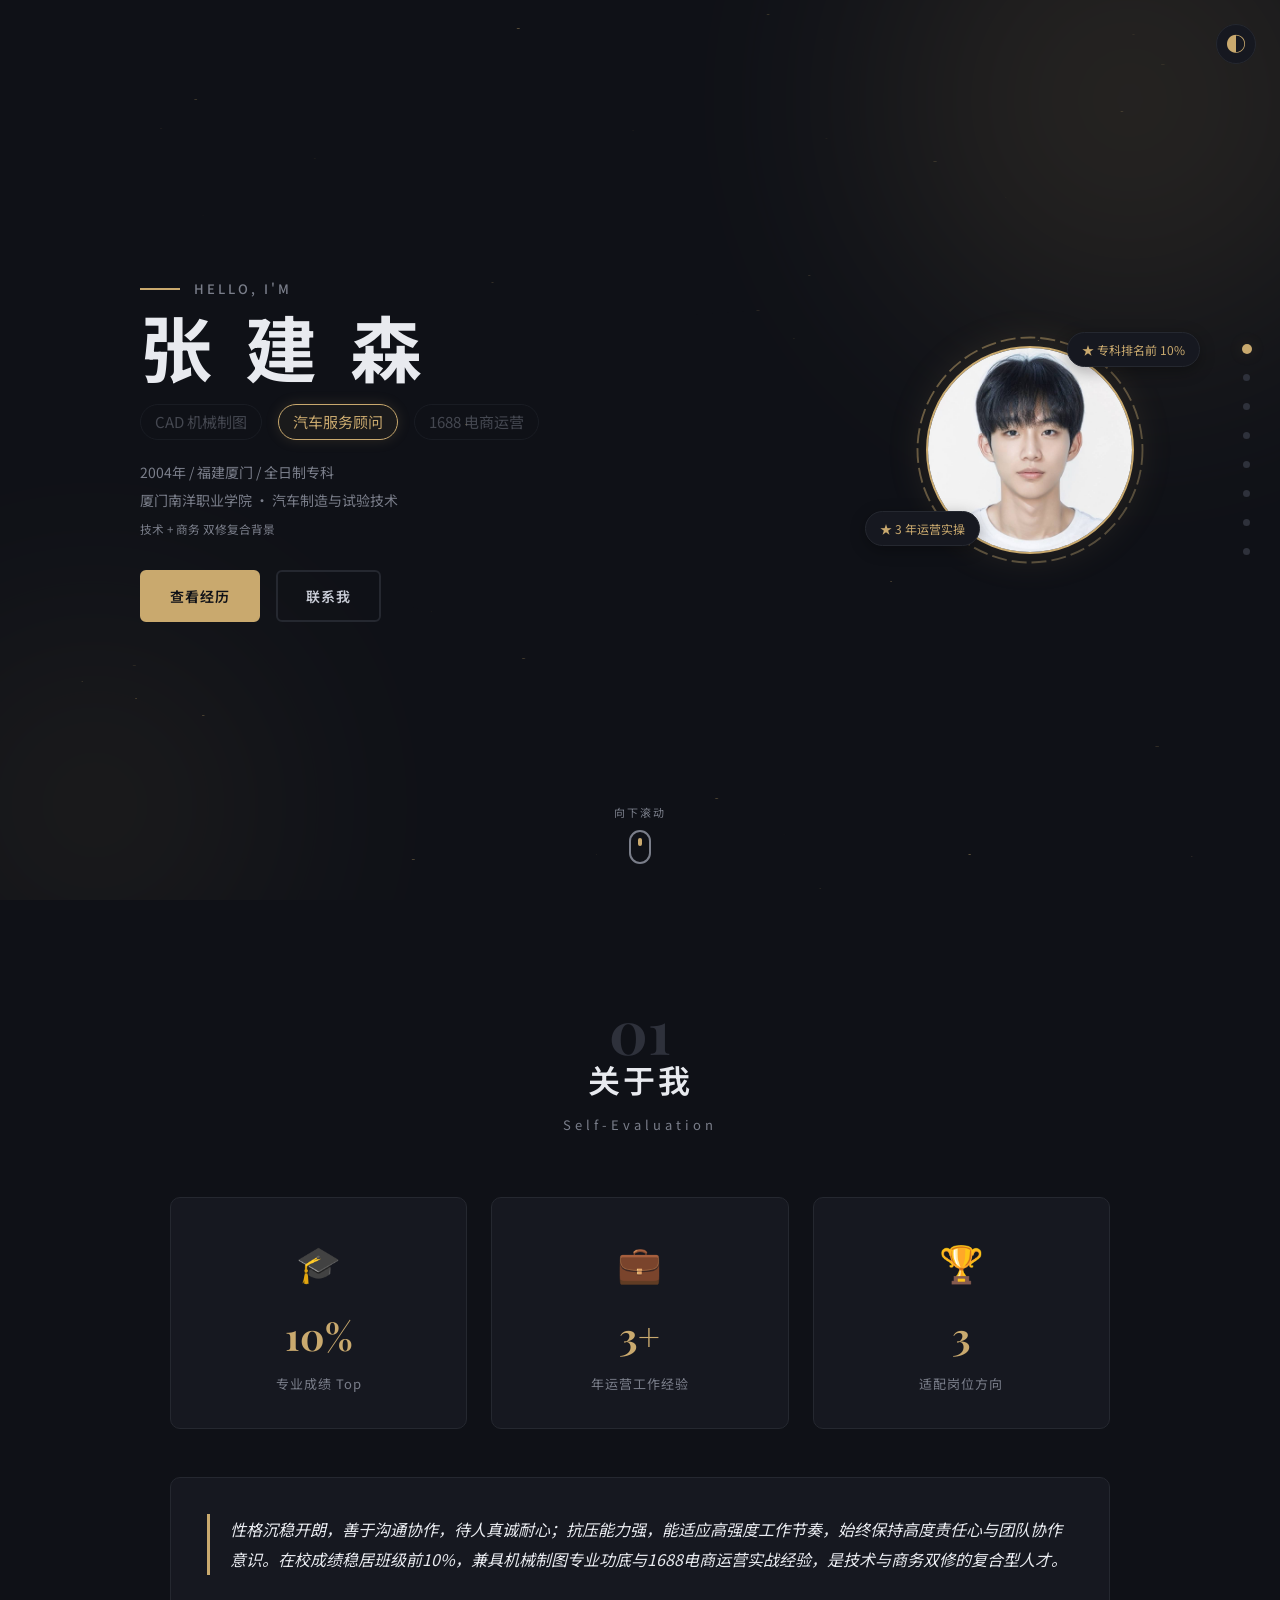
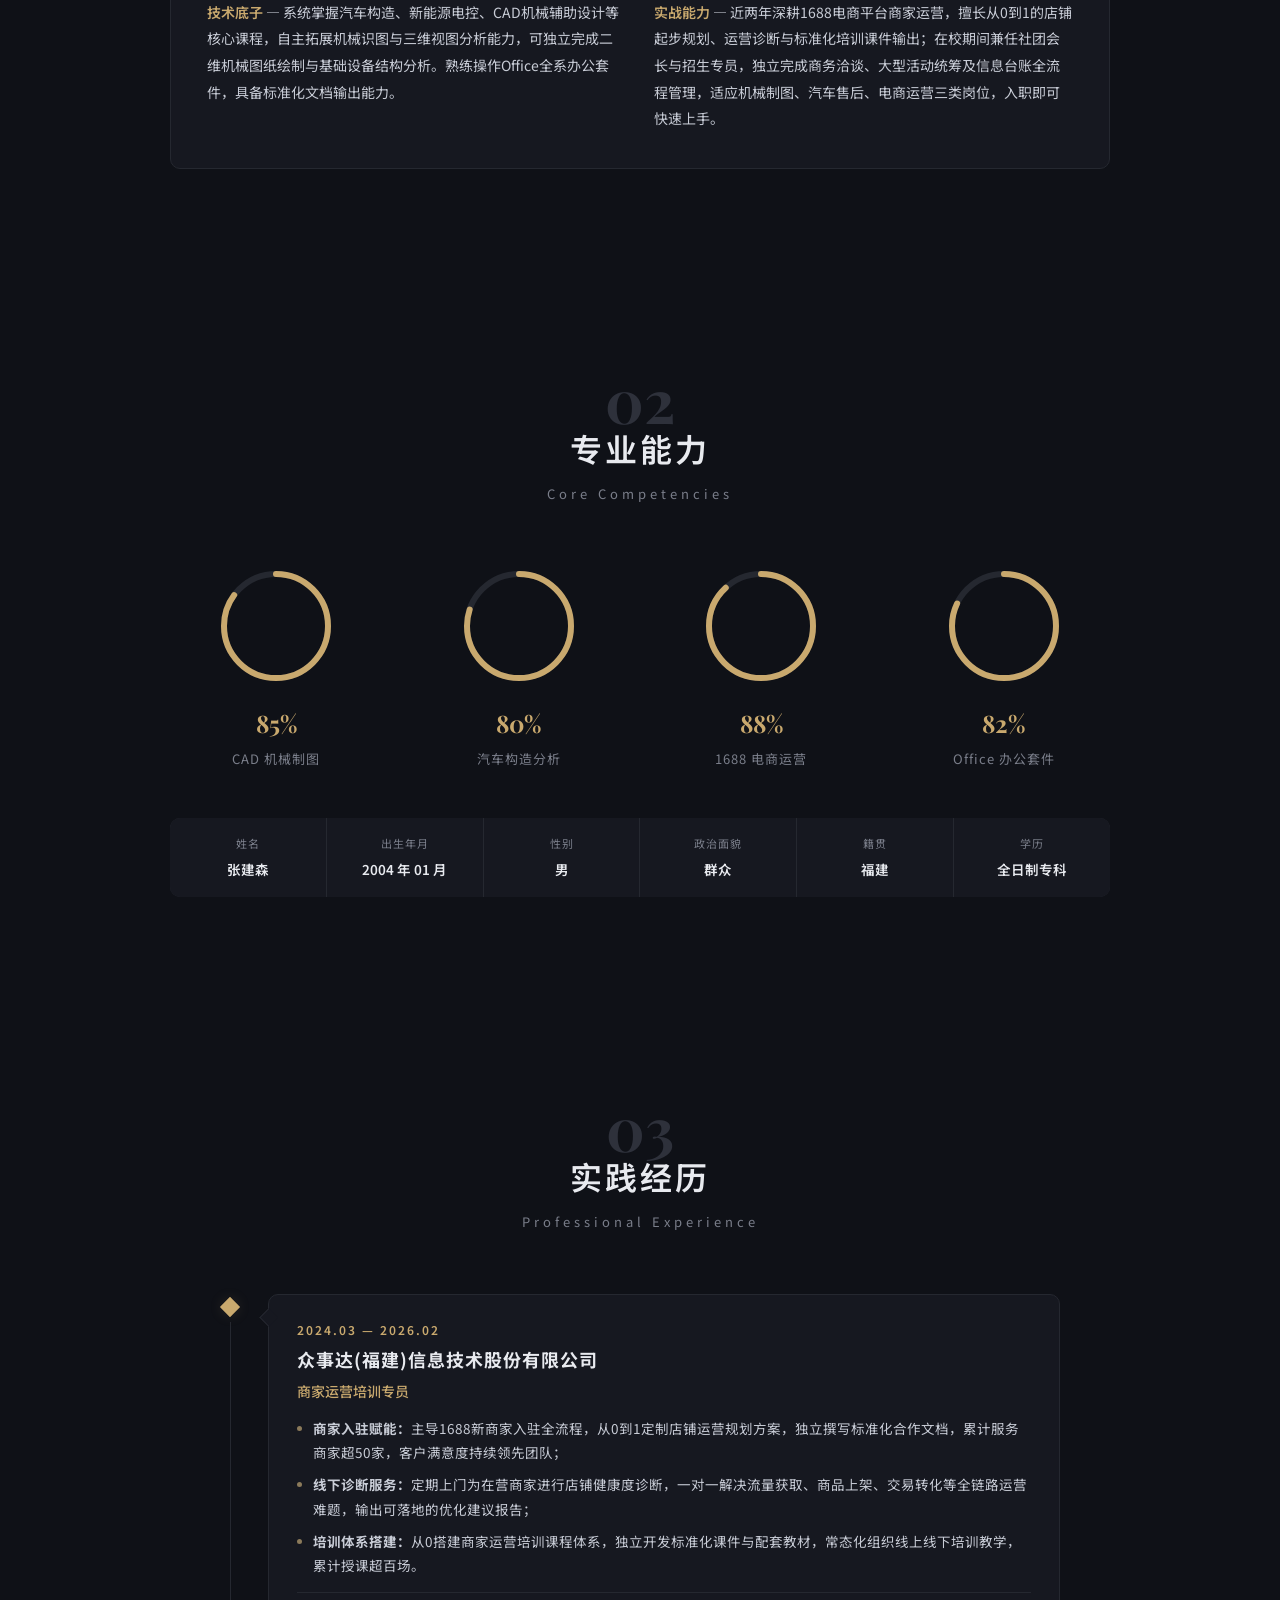
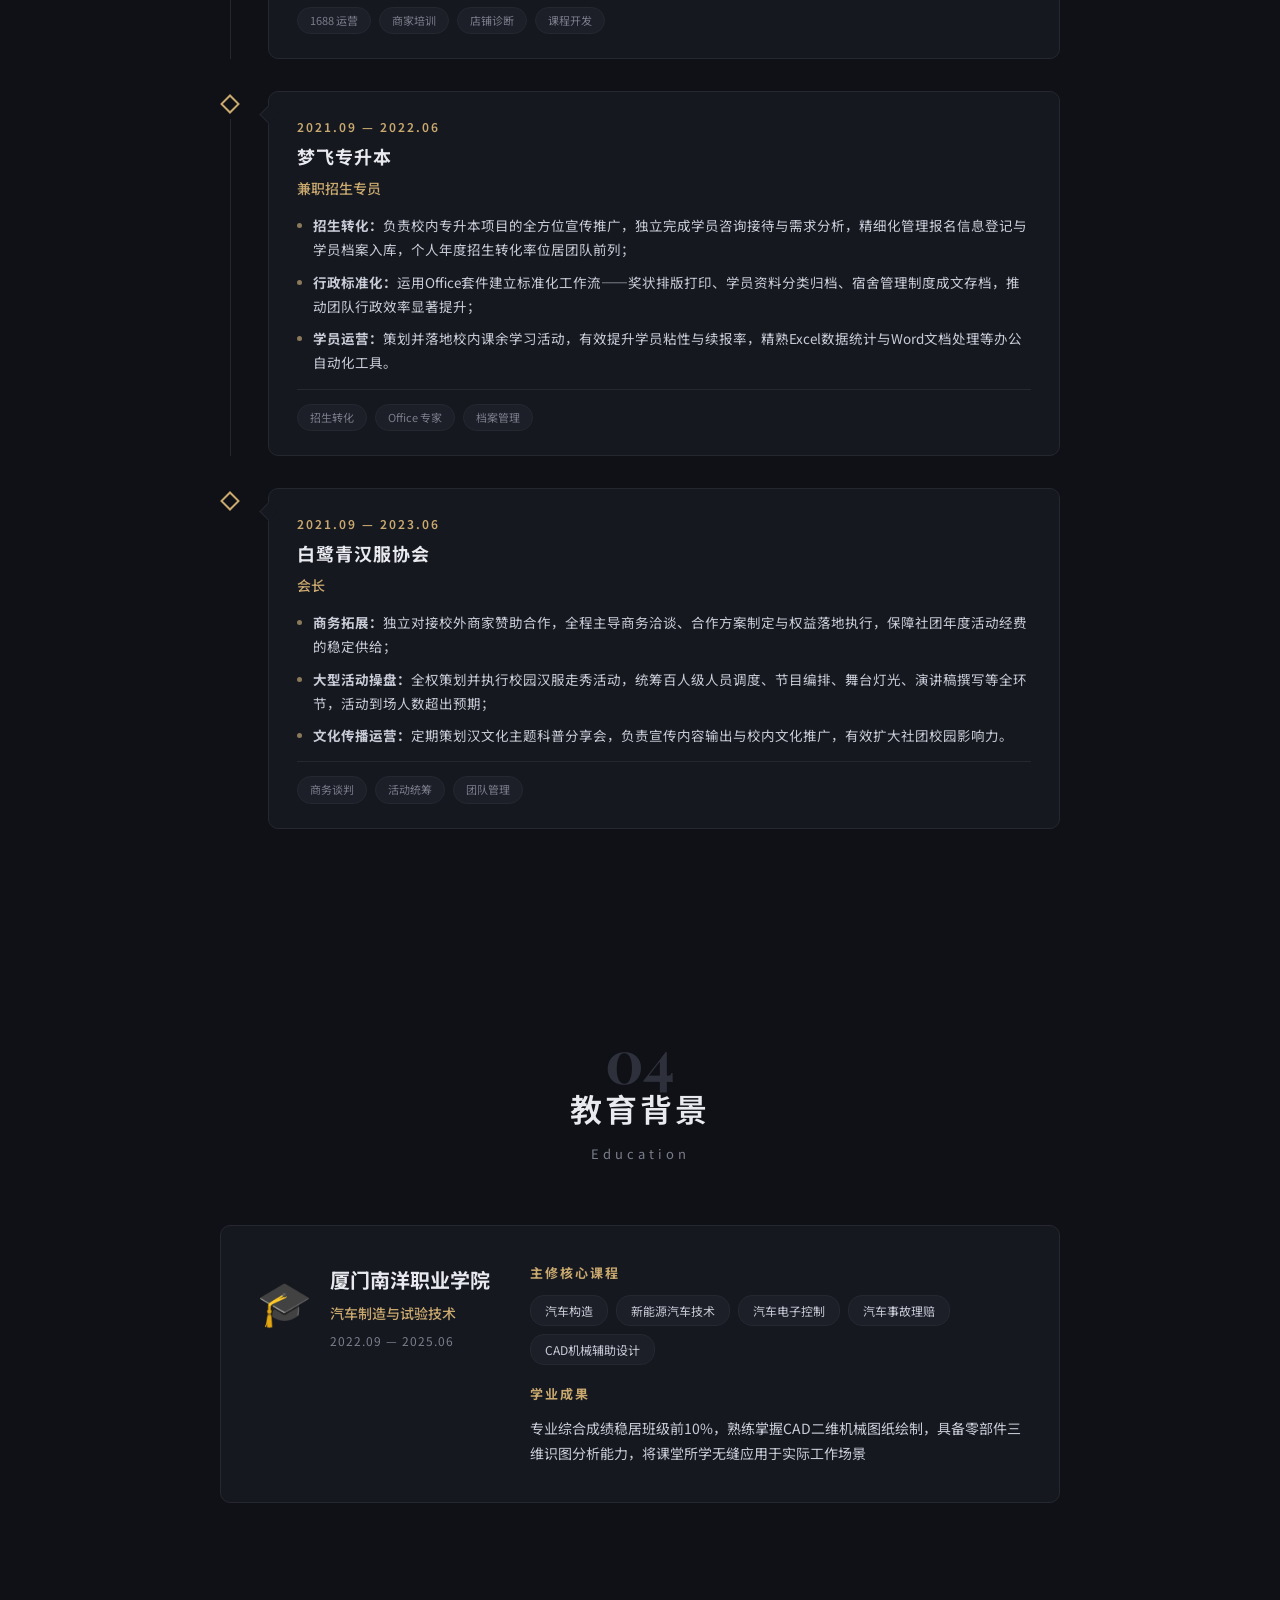
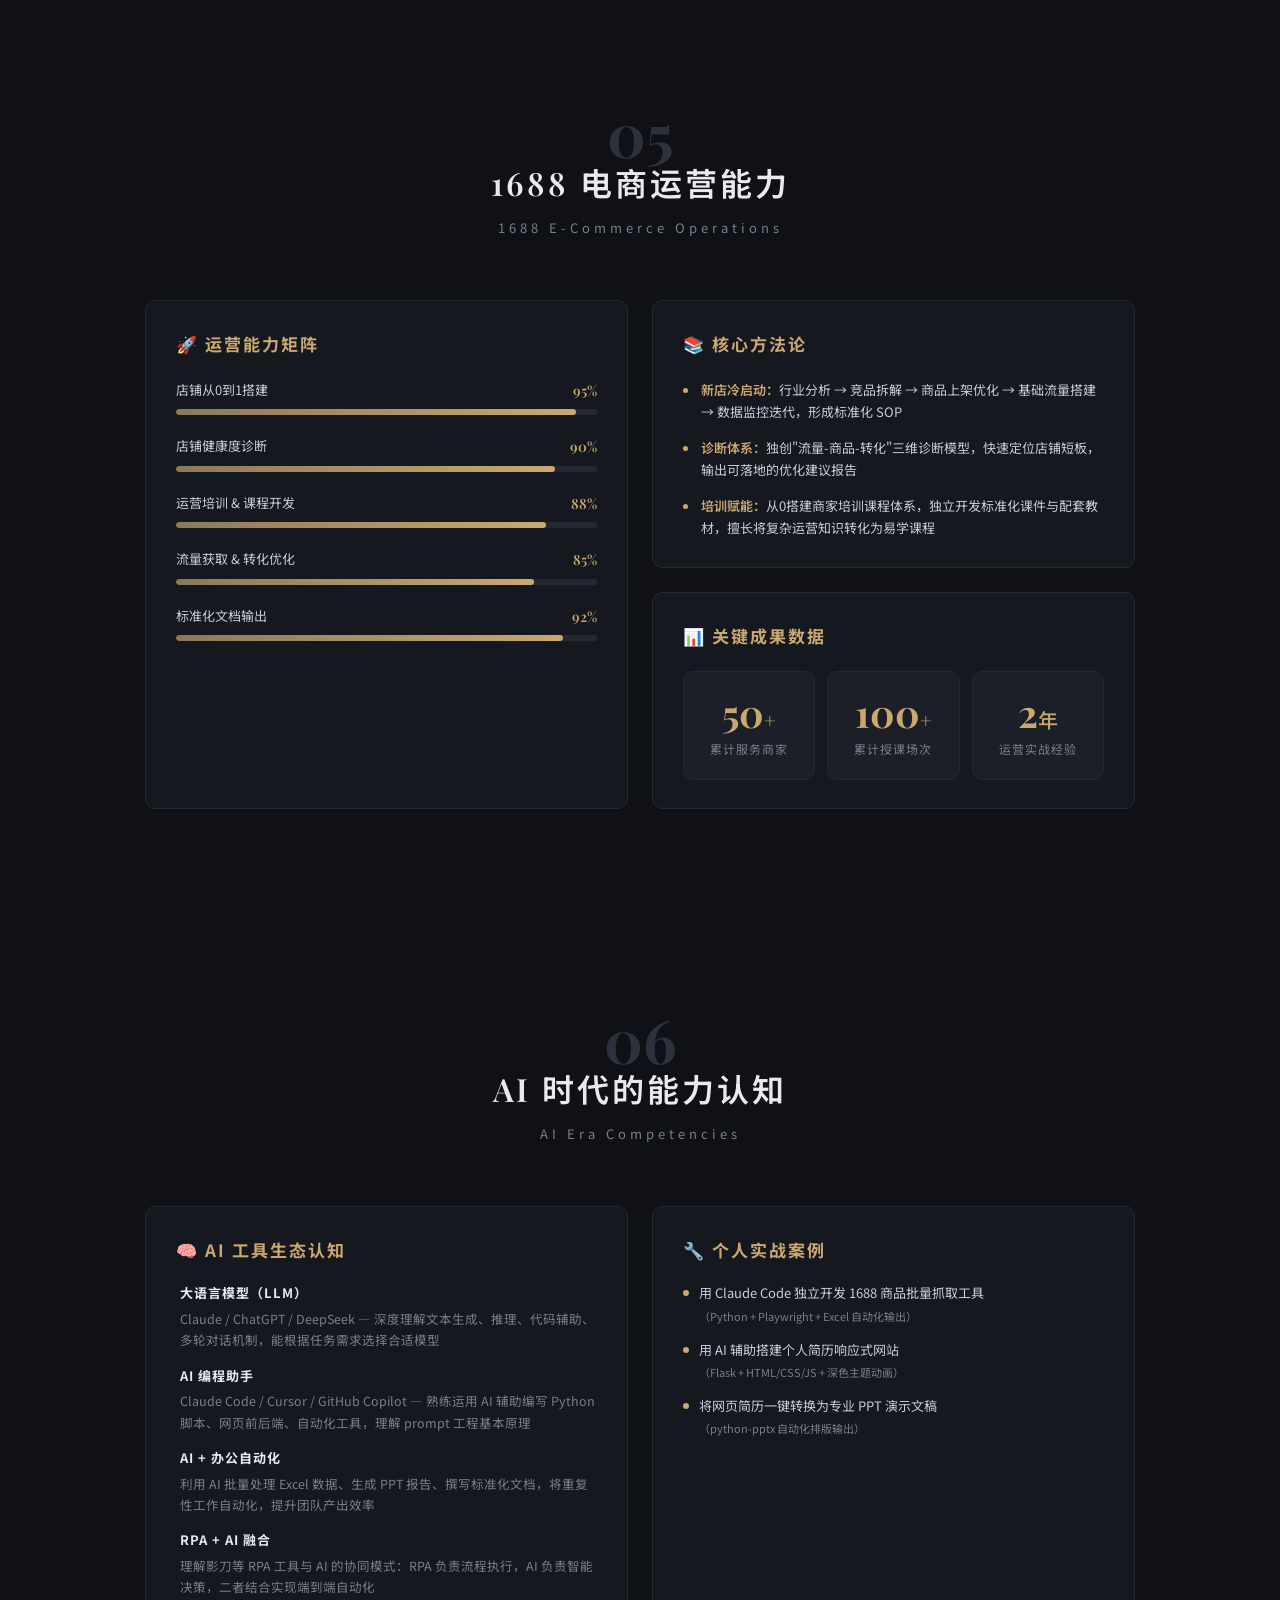
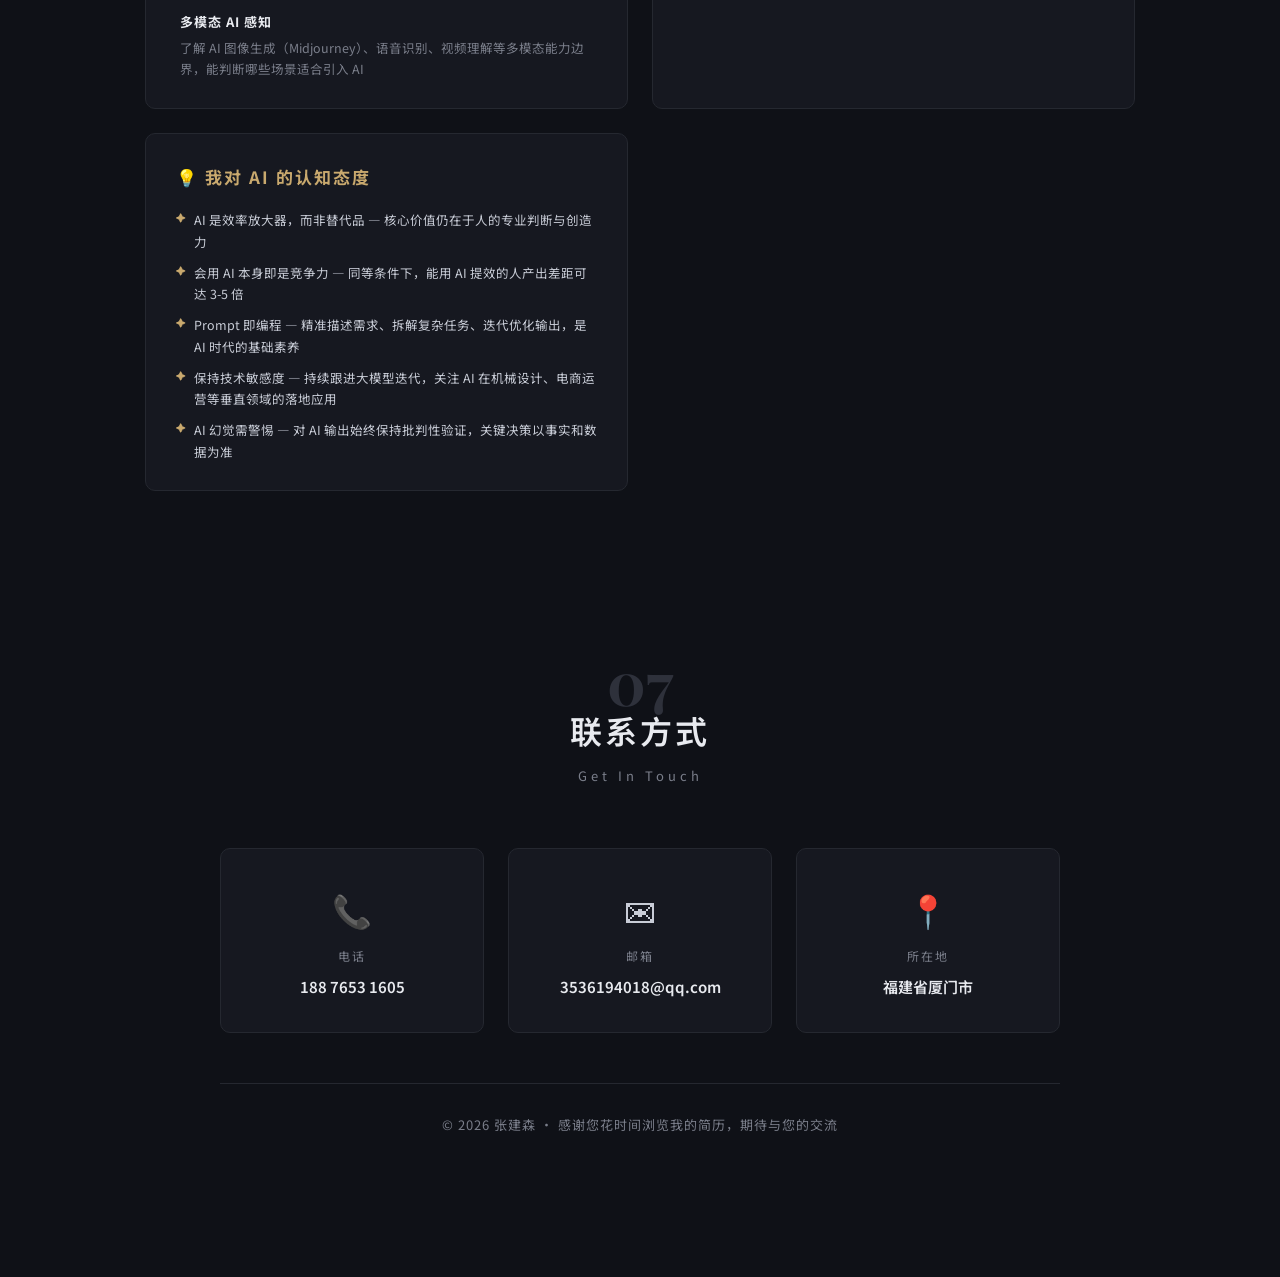
<file: index.html>
<!DOCTYPE html>
<html lang="zh-CN">
<head>
    <meta charset="UTF-8">
    <meta name="viewport" content="width=device-width, initial-scale=1.0">
    <title>张建森 — 个人简历</title>
    <link rel="stylesheet" href="static/css/style.css">
</head>
<body>

<!-- ============================================================
 侧边导航（固定左侧）
 ============================================================ -->
<nav class="side-nav" id="sideNav">
    <div class="nav-dot" data-target="hero"    title="首页"><span></span></div>
    <div class="nav-dot" data-target="about"   title="关于我"><span></span></div>
    <div class="nav-dot" data-target="skills"  title="技能"><span></span></div>
    <div class="nav-dot" data-target="exp"     title="经历"><span></span></div>
    <div class="nav-dot" data-target="edu"     title="教育"><span></span></div>
    <div class="nav-dot" data-target="ecommerce" title="1688运营"><span></span></div>
    <div class="nav-dot" data-target="ai"        title="AI认知"><span></span></div>
    <div class="nav-dot" data-target="contact"   title="联系"><span></span></div>
</nav>

<!-- ============================================================
 主题切换 & 顶部工具
 ============================================================ -->
<button class="theme-switch" id="themeSwitch" title="切换主题">&#9680;</button>
<div class="scroll-indicator" id="scrollIndicator"></div>

<!-- ============================================================
 HERO 区 —— 全屏首屏
 ============================================================ -->
<section class="hero" id="hero">
    <div class="hero-bg-orb"></div>
    <div class="hero-bg-orb orb2"></div>

    <div class="hero-inner">
        <!-- 左侧文字 -->
        <div class="hero-text">
            <div class="hero-greeting">
                <span class="greeting-line"></span>
                <span class="greeting-txt">HELLO, I'M</span>
            </div>
            <h1 class="hero-name">
                <span class="name-char">张</span>
                <span class="name-char">建</span>
                <span class="name-char">森</span>
            </h1>
            <div class="hero-titles">
                <span class="hero-role active">CAD 机械制图</span>
                <span class="hero-role">汽车服务顾问</span>
                <span class="hero-role">1688 电商运营</span>
            </div>
            <p class="hero-bio">
                2004年 / 福建厦门 / 全日制专科<br>
                厦门南洋职业学院 · 汽车制造与试验技术<br>
                <small>技术 + 商务 双修复合背景</small>
            </p>
            <div class="hero-actions">
                <a href="#exp" class="btn-primary">查看经历</a>
                <a href="#contact" class="btn-outline">联系我</a>
            </div>
        </div>

        <!-- 右侧照片 -->
        <div class="hero-visual">
            <div class="photo-ring">
                <svg class="ring-svg" viewBox="0 0 200 200">
                    <defs>
                        <linearGradient id="ringGrad" x1="0%" y1="0%" x2="100%" y2="100%">
                            <stop offset="0%"   stop-color="#c9a96e"/>
                            <stop offset="100%" stop-color="#8b7a5a"/>
                        </linearGradient>
                    </defs>
                    <circle cx="100" cy="100" r="90"
                        fill="none" stroke="url(#ringGrad)" stroke-width="1.5"
                        stroke-dasharray="12 4" opacity="0.5"/>
                    <circle cx="100" cy="100" r="78"
                        fill="none" stroke="url(#ringGrad)" stroke-width="0.8"
                        stroke-dasharray="4 6" opacity="0.35"/>
                </svg>
                <div class="photo-mask">
                    <img src="static/avatar_20260618134340.jpg" alt="张建森">
                </div>
            </div>
            <!-- 浮动徽章 -->
            <div class="badge badge-1">&#9733; 专科排名前 10%</div>
            <div class="badge badge-2">&#9733; 3 年运营实操</div>
        </div>
    </div>

    <div class="hero-scroll-hint">
        <span>向下滚动</span>
        <div class="scroll-mouse">
            <div class="scroll-wheel"></div>
        </div>
    </div>
</section>

<!-- ============================================================
 关于我 —— 自我评价
 ============================================================ -->
<section class="section-about" id="about">
    <div class="section-header">
        <span class="section-number">01</span>
        <h2>关于我</h2>
        <p class="section-sub">Self-Evaluation</p>
    </div>

    <div class="about-grid">
        <div class="about-stat-card">
            <div class="stat-icon">&#127891;</div>
            <div class="stat-value"><span class="counter" data-target="10">0</span>%</div>
            <div class="stat-label">专业成绩 Top</div>
        </div>
        <div class="about-stat-card">
            <div class="stat-icon">&#128188;</div>
            <div class="stat-value"><span class="counter" data-target="3">0</span>+</div>
            <div class="stat-label">年运营工作经验</div>
        </div>
        <div class="about-stat-card">
            <div class="stat-icon">&#127942;</div>
            <div class="stat-value"><span class="counter" data-target="3">0</span></div>
            <div class="stat-label">适配岗位方向</div>
        </div>
    </div>

    <div class="about-text-block">
        <blockquote class="about-quote">
            <p>性格沉稳开朗，善于沟通协作，待人真诚耐心；抗压能力强，能适应高强度工作节奏，始终保持高度责任心与团队协作意识。在校成绩稳居班级前10%，兼具机械制图专业功底与1688电商运营实战经验，是技术与商务双修的复合型人才。</p>
        </blockquote>
        <div class="about-columns">
            <p><strong>技术底子</strong> — 系统掌握汽车构造、新能源电控、CAD机械辅助设计等核心课程，自主拓展机械识图与三维视图分析能力，可独立完成二维机械图纸绘制与基础设备结构分析。熟练操作Office全系办公套件，具备标准化文档输出能力。</p>
            <p><strong>实战能力</strong> — 近两年深耕1688电商平台商家运营，擅长从0到1的店铺起步规划、运营诊断与标准化培训课件输出；在校期间兼任社团会长与招生专员，独立完成商务洽谈、大型活动统筹及信息台账全流程管理，适应机械制图、汽车售后、电商运营三类岗位，入职即可快速上手。</p>
        </div>
    </div>
</section>

<!-- ============================================================
 技能 —— 环形图
 ============================================================ -->
<section class="section-skills" id="skills">
    <div class="section-header">
        <span class="section-number">02</span>
        <h2>专业能力</h2>
        <p class="section-sub">Core Competencies</p>
    </div>

    <div class="skills-ring-group">
        <div class="ring-card">
            <svg class="ring-chart" viewBox="0 0 120 120">
                <circle cx="60" cy="60" r="52" class="ring-bg"/>
                <circle cx="60" cy="60" r="52" class="ring-fill" data-pct="85"/>
            </svg>
            <div class="ring-label">
                <span class="ring-pct">85%</span>
                <span class="ring-name">CAD 机械制图</span>
            </div>
        </div>
        <div class="ring-card">
            <svg class="ring-chart" viewBox="0 0 120 120">
                <circle cx="60" cy="60" r="52" class="ring-bg"/>
                <circle cx="60" cy="60" r="52" class="ring-fill" data-pct="80"/>
            </svg>
            <div class="ring-label">
                <span class="ring-pct">80%</span>
                <span class="ring-name">汽车构造分析</span>
            </div>
        </div>
        <div class="ring-card">
            <svg class="ring-chart" viewBox="0 0 120 120">
                <circle cx="60" cy="60" r="52" class="ring-bg"/>
                <circle cx="60" cy="60" r="52" class="ring-fill" data-pct="88"/>
            </svg>
            <div class="ring-label">
                <span class="ring-pct">88%</span>
                <span class="ring-name">1688 电商运营</span>
            </div>
        </div>
        <div class="ring-card">
            <svg class="ring-chart" viewBox="0 0 120 120">
                <circle cx="60" cy="60" r="52" class="ring-bg"/>
                <circle cx="60" cy="60" r="52" class="ring-fill" data-pct="82"/>
            </svg>
            <div class="ring-label">
                <span class="ring-pct">82%</span>
                <span class="ring-name">Office 办公套件</span>
            </div>
        </div>
    </div>

    <!-- 基础信息卡片 -->
    <div class="info-strip">
        <div class="info-strip-item"><span>姓名</span><strong>张建森</strong></div>
        <div class="info-strip-item"><span>出生年月</span><strong>2004 年 01 月</strong></div>
        <div class="info-strip-item"><span>性别</span><strong>男</strong></div>
        <div class="info-strip-item"><span>政治面貌</span><strong>群众</strong></div>
        <div class="info-strip-item"><span>籍贯</span><strong>福建</strong></div>
        <div class="info-strip-item"><span>学历</span><strong>全日制专科</strong></div>
    </div>
</section>

<!-- ============================================================
 实践经历 —— 交互时间轴
 ============================================================ -->
<section class="section-exp" id="exp">
    <div class="section-header">
        <span class="section-number">03</span>
        <h2>实践经历</h2>
        <p class="section-sub">Professional Experience</p>
    </div>

    <div class="timeline">

        <!-- 经历 3 —— 最近（默认展开） -->
        <div class="tl-item active">
            <div class="tl-marker">
                <div class="tl-diamond"></div>
                <div class="tl-line"></div>
            </div>
            <div class="tl-card">
                <div class="tl-period">2024.03 — 2026.02</div>
                <h3>众事达(福建)信息技术股份有限公司</h3>
                <span class="tl-role">商家运营培训专员</span>
                <ul>
                    <li><strong>商家入驻赋能：</strong>主导1688新商家入驻全流程，从0到1定制店铺运营规划方案，独立撰写标准化合作文档，累计服务商家超50家，客户满意度持续领先团队；</li>
                    <li><strong>线下诊断服务：</strong>定期上门为在营商家进行店铺健康度诊断，一对一解决流量获取、商品上架、交易转化等全链路运营难题，输出可落地的优化建议报告；</li>
                    <li><strong>培训体系搭建：</strong>从0搭建商家运营培训课程体系，独立开发标准化课件与配套教材，常态化组织线上线下培训教学，累计授课超百场。</li>
                </ul>
                <div class="tl-tags">
                    <span>1688 运营</span><span>商家培训</span><span>店铺诊断</span><span>课程开发</span>
                </div>
            </div>
        </div>

        <!-- 经历 2 -->
        <div class="tl-item">
            <div class="tl-marker">
                <div class="tl-diamond"></div>
                <div class="tl-line"></div>
            </div>
            <div class="tl-card">
                <div class="tl-period">2021.09 — 2022.06</div>
                <h3>梦飞专升本</h3>
                <span class="tl-role">兼职招生专员</span>
                <ul>
                    <li><strong>招生转化：</strong>负责校内专升本项目的全方位宣传推广，独立完成学员咨询接待与需求分析，精细化管理报名信息登记与学员档案入库，个人年度招生转化率位居团队前列；</li>
                    <li><strong>行政标准化：</strong>运用Office套件建立标准化工作流——奖状排版打印、学员资料分类归档、宿舍管理制度成文存档，推动团队行政效率显著提升；</li>
                    <li><strong>学员运营：</strong>策划并落地校内课余学习活动，有效提升学员粘性与续报率，精熟Excel数据统计与Word文档处理等办公自动化工具。</li>
                </ul>
                <div class="tl-tags">
                    <span>招生转化</span><span>Office 专家</span><span>档案管理</span>
                </div>
            </div>
        </div>

        <!-- 经历 1 -->
        <div class="tl-item">
            <div class="tl-marker">
                <div class="tl-diamond"></div>
            </div>
            <div class="tl-card">
                <div class="tl-period">2021.09 — 2023.06</div>
                <h3>白鹭青汉服协会</h3>
                <span class="tl-role">会长</span>
                <ul>
                    <li><strong>商务拓展：</strong>独立对接校外商家赞助合作，全程主导商务洽谈、合作方案制定与权益落地执行，保障社团年度活动经费的稳定供给；</li>
                    <li><strong>大型活动操盘：</strong>全权策划并执行校园汉服走秀活动，统筹百人级人员调度、节目编排、舞台灯光、演讲稿撰写等全环节，活动到场人数超出预期；</li>
                    <li><strong>文化传播运营：</strong>定期策划汉文化主题科普分享会，负责宣传内容输出与校内文化推广，有效扩大社团校园影响力。</li>
                </ul>
                <div class="tl-tags">
                    <span>商务谈判</span><span>活动统筹</span><span>团队管理</span>
                </div>
            </div>
        </div>

    </div>
</section>

<!-- ============================================================
 教育背景
 ============================================================ -->
<section class="section-edu" id="edu">
    <div class="section-header">
        <span class="section-number">04</span>
        <h2>教育背景</h2>
        <p class="section-sub">Education</p>
    </div>

    <div class="edu-card-main">
        <div class="edu-card-left">
            <div class="edu-icon-block">&#127891;</div>
            <div class="edu-school-info">
                <h3>厦门南洋职业学院</h3>
                <span class="edu-major">汽车制造与试验技术</span>
                <span class="edu-years">2022.09 — 2025.06</span>
            </div>
        </div>
        <div class="edu-card-right">
            <div class="edu-detail-block">
                <h4>主修核心课程</h4>
                <div class="course-cloud">
                    <span>汽车构造</span><span>新能源汽车技术</span><span>汽车电子控制</span>
                    <span>汽车事故理赔</span><span>CAD机械辅助设计</span>
                </div>
            </div>
            <div class="edu-detail-block">
                <h4>学业成果</h4>
                <p>专业综合成绩稳居班级前10%，熟练掌握CAD二维机械图纸绘制，具备零部件三维识图分析能力，将课堂所学无缝应用于实际工作场景</p>
            </div>
        </div>
    </div>
</section>

<!-- ============================================================
 1688 电商运营
 ============================================================ -->
<section class="section-ecommerce" id="ecommerce">
    <div class="section-header">
        <span class="section-number">05</span>
        <h2>1688 电商运营能力</h2>
        <p class="section-sub">1688 E-Commerce Operations</p>
    </div>

    <div class="ecom-grid">
        <!-- 左侧：运营能力矩阵 -->
        <div class="ecom-card ecom-card--main">
            <h3 class="ecom-card-title">&#128640; 运营能力矩阵</h3>
            <div class="ecom-skill-bars">
                <div class="ecom-bar-item">
                    <div class="ecom-bar-label"><span>店铺从0到1搭建</span><span class="ecom-bar-pct">95%</span></div>
                    <div class="ecom-bar-track"><div class="ecom-bar-fill" style="width:95%"></div></div>
                </div>
                <div class="ecom-bar-item">
                    <div class="ecom-bar-label"><span>店铺健康度诊断</span><span class="ecom-bar-pct">90%</span></div>
                    <div class="ecom-bar-track"><div class="ecom-bar-fill" style="width:90%"></div></div>
                </div>
                <div class="ecom-bar-item">
                    <div class="ecom-bar-label"><span>运营培训 & 课程开发</span><span class="ecom-bar-pct">88%</span></div>
                    <div class="ecom-bar-track"><div class="ecom-bar-fill" style="width:88%"></div></div>
                </div>
                <div class="ecom-bar-item">
                    <div class="ecom-bar-label"><span>流量获取 & 转化优化</span><span class="ecom-bar-pct">85%</span></div>
                    <div class="ecom-bar-track"><div class="ecom-bar-fill" style="width:85%"></div></div>
                </div>
                <div class="ecom-bar-item">
                    <div class="ecom-bar-label"><span>标准化文档输出</span><span class="ecom-bar-pct">92%</span></div>
                    <div class="ecom-bar-track"><div class="ecom-bar-fill" style="width:92%"></div></div>
                </div>
            </div>
        </div>

        <!-- 右侧上：核心方法论 -->
        <div class="ecom-card">
            <h3 class="ecom-card-title">&#128218; 核心方法论</h3>
            <ul class="ecom-list">
                <li><strong>新店冷启动：</strong>行业分析 → 竞品拆解 → 商品上架优化 → 基础流量搭建 → 数据监控迭代，形成标准化 SOP</li>
                <li><strong>诊断体系：</strong>独创"流量-商品-转化"三维诊断模型，快速定位店铺短板，输出可落地的优化建议报告</li>
                <li><strong>培训赋能：</strong>从0搭建商家培训课程体系，独立开发标准化课件与配套教材，擅长将复杂运营知识转化为易学课程</li>
            </ul>
        </div>

        <!-- 右侧下：关键数据 -->
        <div class="ecom-card">
            <h3 class="ecom-card-title">&#128202; 关键成果数据</h3>
            <div class="ecom-stats">
                <div class="ecom-stat">
                    <span class="ecom-stat-num">50<span class="ecom-stat-plus">+</span></span>
                    <span class="ecom-stat-label">累计服务商家</span>
                </div>
                <div class="ecom-stat">
                    <span class="ecom-stat-num">100<span class="ecom-stat-plus">+</span></span>
                    <span class="ecom-stat-label">累计授课场次</span>
                </div>
                <div class="ecom-stat">
                    <span class="ecom-stat-num">2<span class="ecom-stat-plus">年</span></span>
                    <span class="ecom-stat-label">运营实战经验</span>
                </div>
            </div>
        </div>
    </div>
</section>

<!-- ============================================================
 AI 认知
 ============================================================ -->
<section class="section-ai" id="ai">
    <div class="section-header">
        <span class="section-number">06</span>
        <h2>AI 时代的能力认知</h2>
        <p class="section-sub">AI Era Competencies</p>
    </div>

    <div class="ai-grid">
        <!-- 左侧：AI 工具生态认知 -->
        <div class="ai-card">
            <h3 class="ai-card-title">&#129504; AI 工具生态认知</h3>
            <div class="ai-item">
                <strong>大语言模型（LLM）</strong>
                <p>Claude / ChatGPT / DeepSeek — 深度理解文本生成、推理、代码辅助、多轮对话机制，能根据任务需求选择合适模型</p>
            </div>
            <div class="ai-item">
                <strong>AI 编程助手</strong>
                <p>Claude Code / Cursor / GitHub Copilot — 熟练运用 AI 辅助编写 Python 脚本、网页前后端、自动化工具，理解 prompt 工程基本原理</p>
            </div>
            <div class="ai-item">
                <strong>AI + 办公自动化</strong>
                <p>利用 AI 批量处理 Excel 数据、生成 PPT 报告、撰写标准化文档，将重复性工作自动化，提升团队产出效率</p>
            </div>
            <div class="ai-item">
                <strong>RPA + AI 融合</strong>
                <p>理解影刀等 RPA 工具与 AI 的协同模式：RPA 负责流程执行，AI 负责智能决策，二者结合实现端到端自动化</p>
            </div>
            <div class="ai-item">
                <strong>多模态 AI 感知</strong>
                <p>了解 AI 图像生成（Midjourney）、语音识别、视频理解等多模态能力边界，能判断哪些场景适合引入 AI</p>
            </div>
        </div>

        <!-- 右侧上：实战案例 -->
        <div class="ai-card">
            <h3 class="ai-card-title">&#128295; 个人实战案例</h3>
            <ul class="ai-case-list">
                <li>用 Claude Code 独立开发 1688 商品批量抓取工具<br><small>（Python + Playwright + Excel 自动化输出）</small></li>
                <li>用 AI 辅助搭建个人简历响应式网站<br><small>（Flask + HTML/CSS/JS + 深色主题动画）</small></li>
                <li>将网页简历一键转换为专业 PPT 演示文稿<br><small>（python-pptx 自动化排版输出）</small></li>
            </ul>
        </div>

        <!-- 右侧下：认知态度 -->
        <div class="ai-card">
            <h3 class="ai-card-title">&#128161; 我对 AI 的认知态度</h3>
            <ul class="ai-attitude-list">
                <li>AI 是效率放大器，而非替代品 — 核心价值仍在于人的专业判断与创造力</li>
                <li>会用 AI 本身即是竞争力 — 同等条件下，能用 AI 提效的人产出差距可达 3-5 倍</li>
                <li>Prompt 即编程 — 精准描述需求、拆解复杂任务、迭代优化输出，是 AI 时代的基础素养</li>
                <li>保持技术敏感度 — 持续跟进大模型迭代，关注 AI 在机械设计、电商运营等垂直领域的落地应用</li>
                <li>AI 幻觉需警惕 — 对 AI 输出始终保持批判性验证，关键决策以事实和数据为准</li>
            </ul>
        </div>
    </div>
</section>

<!-- ============================================================
 联系页脚
 ============================================================ -->
<section class="section-contact" id="contact">
    <div class="section-header">
        <span class="section-number">07</span>
        <h2>联系方式</h2>
        <p class="section-sub">Get In Touch</p>
    </div>

    <div class="contact-grid">
        <a href="tel:18876531605" class="contact-card">
            <span class="contact-card-icon">&#128222;</span>
            <span class="contact-card-label">电话</span>
            <span class="contact-card-value">188 7653 1605</span>
        </a>
        <a href="mailto:3536194018@qq.com" class="contact-card">
            <span class="contact-card-icon">&#9993;</span>
            <span class="contact-card-label">邮箱</span>
            <span class="contact-card-value">3536194018@qq.com</span>
        </a>
        <div class="contact-card">
            <span class="contact-card-icon">&#128205;</span>
            <span class="contact-card-label">所在地</span>
            <span class="contact-card-value">福建省厦门市</span>
        </div>
    </div>

    <footer class="global-footer">
        <p>&copy; 2026 张建森 · 感谢您花时间浏览我的简历，期待与您的交流</p>
    </footer>
</section>

<!-- ============================================================
 动画雪花/粒子效果层
 ============================================================ -->
<canvas id="bgCanvas" class="bg-canvas"></canvas>

<!-- ============================================================
 JavaScript
 ============================================================ -->
<script>
(function(){
    var body = document.body;
    var sideNav = document.getElementById('sideNav');
    var navDots = sideNav.querySelectorAll('.nav-dot');
    var scrollInd = document.getElementById('scrollIndicator');
    var themeSwitch = document.getElementById('themeSwitch');
    var canvas = document.getElementById('bgCanvas');
    var ctx = canvas.getContext('2d');

    // ============ 暗色/亮色主题 ============
    if (localStorage.getItem('resumeTheme') === 'light') {
        body.classList.add('light-theme');
    }
    themeSwitch.addEventListener('click', function(){
        body.classList.toggle('light-theme');
        localStorage.setItem('resumeTheme',
            body.classList.contains('light-theme') ? 'light' : 'dark');
        this.classList.add('spin-once');
        setTimeout(function(){ themeSwitch.classList.remove('spin-once'); }, 600);
    });

    // ============ 导航高亮 ============
    var sections = [];
    navDots.forEach(function(dot){
        var id = dot.getAttribute('data-target');
        var el = document.getElementById(id);
        if (el) sections.push({id: id, el: el, dot: dot});
    });
    function updateNav(){
        var scrollY = window.scrollY + window.innerHeight / 3;
        var active = null;
        sections.forEach(function(s){
            if (s.el.offsetTop <= scrollY) active = s;
        });
        if (active) {
            navDots.forEach(function(d){ d.classList.remove('active'); });
            active.dot.classList.add('active');
        }
    }

    // ============ 滚动进度条 ============
    function updateProgress(){
        var h = document.documentElement.scrollHeight - window.innerHeight;
        var pct = h > 0 ? (window.scrollY / h) * 100 : 0;
        scrollInd.style.width = pct + '%';
    }

    // ============ 数字滚动动画 ============
    var countersAnimated = false;
    function animateCounters(){
        if (countersAnimated) return;
        var about = document.getElementById('about');
        if (!about) return;
        if (about.getBoundingClientRect().top < window.innerHeight - 100) {
            countersAnimated = true;
            document.querySelectorAll('.counter').forEach(function(el){
                var target = parseInt(el.getAttribute('data-target'));
                var current = 0;
                var step = Math.ceil(target / 40);
                var timer = setInterval(function(){
                    current += step;
                    if (current >= target) { current = target; clearInterval(timer); }
                    el.textContent = current;
                }, 35);
            });
        }
    }

    // ============ 环形图动画 ============
    var ringsAnimated = false;
    function animateRings(){
        if (ringsAnimated) return;
        var skillsEl = document.getElementById('skills');
        if (!skillsEl) return;
        if (skillsEl.getBoundingClientRect().top < window.innerHeight - 80) {
            ringsAnimated = true;
            var fills = document.querySelectorAll('.ring-fill');
            var circumference = 2 * Math.PI * 52;
            fills.forEach(function(circle, i){
                var pct = parseInt(circle.getAttribute('data-pct')) / 100;
                var offset = circumference * (1 - pct);
                circle.style.strokeDasharray = circumference;
                circle.style.strokeDashoffset = circumference;
                setTimeout(function(){
                    circle.style.transition = 'stroke-dashoffset 1.6s cubic-bezier(0.25,0.8,0.25,1.2)';
                    circle.style.strokeDashoffset = offset;
                }, i * 120);
            });
        }
    }

    // ============ 时间轴卡片渐入 ============
    function revealTimeline(){
        document.querySelectorAll('.tl-item').forEach(function(item, i){
            var rect = item.getBoundingClientRect();
            if (rect.top < window.innerHeight - 100) {
                setTimeout(function(){ item.classList.add('visible'); }, i * 100);
            }
        });
    }

    // ============ 统一滚动监听 ============
    function onScroll(){
        updateNav();
        updateProgress();
        animateCounters();
        animateRings();
        revealTimeline();
    }
    window.addEventListener('scroll', onScroll, {passive: true});
    onScroll();

    // ============ 背景粒子 ============
    var particles = [];
    function resizeCanvas(){
        canvas.width = window.innerWidth;
        canvas.height = document.body.scrollHeight;
    }
    resizeCanvas();
    window.addEventListener('resize', function(){
        resizeCanvas();
        initParticles();
    });

    function initParticles(){
        particles = [];
        var count = Math.floor((canvas.width * canvas.height) / 28000);
        count = Math.min(count, 60);
        for (var i = 0; i < count; i++){
            particles.push({
                x: Math.random() * canvas.width,
                y: Math.random() * canvas.height,
                r: Math.random() * 1.8 + 0.4,
                vx: (Math.random() - 0.5) * 0.25,
                vy: (Math.random() - 0.5) * 0.25,
                o: Math.random() * 0.5 + 0.15
            });
        }
    }
    initParticles();

    function drawParticles(){
        ctx.clearRect(0, 0, canvas.width, canvas.height);
        var isLight = body.classList.contains('light-theme');
        var baseColor = isLight ? '200,180,140' : '200,170,110';
        particles.forEach(function(p){
            p.x += p.vx;
            p.y += p.vy;
            if (p.x < 0) p.x = canvas.width;
            if (p.x > canvas.width) p.x = 0;
            if (p.y < 0) p.y = canvas.height;
            if (p.y > canvas.height) p.y = 0;

            ctx.beginPath();
            ctx.arc(p.x, p.y, p.r, 0, Math.PI*2);
            ctx.fillStyle = 'rgba('+baseColor+','+p.o+')';
            ctx.fill();
        });

        // 连线
        for (var i=0; i<particles.length; i++){
            for (var j=i+1; j<particles.length; j++){
                var dx = particles[i].x - particles[j].x;
                var dy = particles[i].y - particles[j].y;
                var dist = Math.sqrt(dx*dx + dy*dy);
                if (dist < 150){
                    ctx.beginPath();
                    ctx.moveTo(particles[i].x, particles[i].y);
                    ctx.lineTo(particles[j].x, particles[j].y);
                    ctx.strokeStyle = 'rgba('+baseColor+','+(0.04*(1-dist/150))+')';
                    ctx.stroke();
                }
            }
        }
        requestAnimationFrame(drawParticles);
    }
    drawParticles();

    // 鼠标引力
    document.addEventListener('mousemove', function(e){
        particles.forEach(function(p){
            var dx = e.clientX - p.x;
            var dy = e.clientY - p.y;
            var dist = Math.sqrt(dx*dx + dy*dy);
            if (dist < 180) {
                p.vx += dx * 0.00025;
                p.vy += dy * 0.00025;
            }
            p.vx *= 0.9995;
            p.vy *= 0.9995;
        });
    });

    // ============ 导航点击 ============
    navDots.forEach(function(dot){
        dot.addEventListener('click', function(){
            var id = this.getAttribute('data-target');
            var el = document.getElementById(id);
            if (el) {
                el.scrollIntoView({behavior: 'smooth'});
            }
        });
    });

    // ============ Hero 角色轮播 ============
    (function roleCarousel(){
        var roles = document.querySelectorAll('.hero-role');
        if (roles.length < 2) return;
        var idx = 0;
        setInterval(function(){
            roles[idx].classList.remove('active');
            idx = (idx + 1) % roles.length;
            roles[idx].classList.add('active');
        }, 2800);
    })();

    // ============ 键盘快捷键 ============
    document.addEventListener('keydown', function(e){
        switch(e.key.toLowerCase()){
            case 'l': themeSwitch.click(); break;
            case '1': document.getElementById('about')  && document.getElementById('about').scrollIntoView({behavior:'smooth'}); break;
            case '2': document.getElementById('skills') && document.getElementById('skills').scrollIntoView({behavior:'smooth'}); break;
            case '3': document.getElementById('exp')    && document.getElementById('exp').scrollIntoView({behavior:'smooth'}); break;
            case '4': document.getElementById('edu')    && document.getElementById('edu').scrollIntoView({behavior:'smooth'}); break;
            case '5': document.getElementById('ecommerce')&& document.getElementById('ecommerce').scrollIntoView({behavior:'smooth'}); break;
            case '6': document.getElementById('ai')       && document.getElementById('ai').scrollIntoView({behavior:'smooth'}); break;
            case '7': document.getElementById('contact')  && document.getElementById('contact').scrollIntoView({behavior:'smooth'}); break;
        }
    });

    console.log('%c 张建森 · 个人简历 %c已就绪',
        'font-size:18px;color:#c9a96e;', 'color:#888;');
    console.log('%c⌨ 快捷键：1-7 跳转板块 | L 切换主题',
        'color:#888;font-size:12px;');
})();
</script>

</body>
</html>
</file>
<file: static/css/style.css>
/* ============================================================
   张建森 · 个人简历 — 高端编辑杂志风格
   默认深色主题 + 亮色切换
   主色：暖金 #c9a96e / 深底 #0f1117
   ============================================================ */

/* ============ 字体导入 ============ */
@import url('https://fonts.googleapis.com/css2?family=Playfair+Display:wght@500;600;700&family=Noto+Sans+SC:wght@300;400;500;600;700&display=swap');

/* ============ 自定义属性 ============ */
:root {
    --bg:           #0f1117;
    --bg-card:      #161820;
    --bg-card-alt:  #1c1e28;
    --text:         #c8ccd6;
    --text-dim:     #7a7e8a;
    --text-strong:  #e8eaef;
    --gold:         #c9a96e;
    --gold-dim:     #8b7a5a;
    --gold-glow:    rgba(201,169,110,0.15);
    --border:       #252830;
    --border-light: #2e313b;
    --section-pad:  100px 0;
    --radius:       10px;
    --transition:   0.35s cubic-bezier(0.25, 0.8, 0.25, 1);
    --font-display: 'Playfair Display', 'Noto Sans SC', serif;
    --font-body:    'Noto Sans SC', 'Microsoft YaHei', sans-serif;
}

body.light-theme {
    --bg:           #faf9f6;
    --bg-card:      #ffffff;
    --bg-card-alt:  #f5f2ec;
    --text:         #3d3d3d;
    --text-dim:     #8c8c8c;
    --text-strong:  #1a1a1a;
    --gold:         #b8935a;
    --gold-dim:     #9e8a6b;
    --gold-glow:    rgba(184,147,90,0.08);
    --border:       #e5e0d8;
    --border-light: #ede8df;
}

/* ============ 全局 ============ */
* { margin:0; padding:0; box-sizing:border-box; }

html {
    scroll-behavior: smooth;
    font-size: 16px;
}

body {
    font-family: var(--font-body);
    background: var(--bg);
    color: var(--text);
    line-height: 1.75;
    overflow-x: hidden;
    transition: background 0.5s ease, color 0.5s ease;
    -webkit-font-smoothing: antialiased;
}

/* ============ 背景粒子画布 ============ */
.bg-canvas {
    position: fixed;
    top: 0; left: 0;
    width: 100%; height: 100%;
    z-index: 0;
    pointer-events: none;
    opacity: 0.7;
}

/* ============ 侧边导航 ============ */
.side-nav {
    position: fixed;
    right: 28px;
    top: 50%;
    transform: translateY(-50%);
    z-index: 100;
    display: flex;
    flex-direction: column;
    gap: 18px;
}

.nav-dot {
    width: 11px;
    height: 11px;
    cursor: pointer;
    position: relative;
    display: flex;
    align-items: center;
    justify-content: center;
}

.nav-dot span {
    display: block;
    width: 7px;
    height: 7px;
    border-radius: 50%;
    background: var(--border-light);
    transition: all var(--transition);
}

.nav-dot:hover span,
.nav-dot.active span {
    background: var(--gold);
    box-shadow: 0 0 10px var(--gold-glow);
    width: 9px;
    height: 9px;
}

.nav-dot.active span {
    width: 10px;
    height: 10px;
    box-shadow: 0 0 16px var(--gold-glow);
}

/* ============ 主题切换按钮 ============ */
.theme-switch {
    position: fixed;
    top: 24px;
    right: 24px;
    z-index: 101;
    width: 40px;
    height: 40px;
    border-radius: 50%;
    border: 1px solid var(--border);
    background: var(--bg-card);
    color: var(--gold);
    font-size: 20px;
    cursor: pointer;
    display: flex;
    align-items: center;
    justify-content: center;
    transition: all var(--transition);
    backdrop-filter: blur(8px);
}

.theme-switch:hover {
    border-color: var(--gold);
    box-shadow: 0 0 20px var(--gold-glow);
    transform: rotate(30deg);
}

.theme-switch.spin-once {
    animation: spin360 0.5s ease;
}
@keyframes spin360 { to { transform: rotate(360deg); } }

/* ============ 滚动进度条 ============ */
.scroll-indicator {
    position: fixed;
    top: 0;
    left: 0;
    height: 2px;
    background: var(--gold);
    z-index: 102;
    width: 0%;
    transition: width 0.15s linear;
}

/* ============ HERO 全屏区 ============ */
.hero {
    min-height: 100vh;
    display: flex;
    flex-direction: column;
    justify-content: center;
    align-items: center;
    position: relative;
    overflow: hidden;
    padding: 60px 40px;
}

.hero-bg-orb {
    position: absolute;
    border-radius: 50%;
    filter: blur(120px);
    pointer-events: none;
    opacity: 0.12;
    background: var(--gold);
    width: 500px;
    height: 500px;
    top: -150px;
    right: -100px;
    animation: orbFloat 8s ease-in-out infinite;
}
.hero-bg-orb.orb2 {
    width: 350px;
    height: 350px;
    bottom: -80px;
    left: -80px;
    top: auto;
    right: auto;
    opacity: 0.08;
    animation-delay: -4s;
}
@keyframes orbFloat {
    0%,100% { transform: translate(0,0) scale(1); }
    33%     { transform: translate(30px,-20px) scale(1.1); }
    66%     { transform: translate(-20px,15px) scale(0.95); }
}

.hero-inner {
    display: flex;
    align-items: center;
    justify-content: center;
    gap: 80px;
    max-width: 1000px;
    width: 100%;
    position: relative;
    z-index: 2;
}

/* ---- 左侧文字 ---- */
.hero-text {
    flex: 1;
    min-width: 0;
}

.hero-greeting {
    display: flex;
    align-items: center;
    gap: 14px;
    margin-bottom: 8px;
}
.greeting-line {
    width: 40px;
    height: 2px;
    background: var(--gold);
    display: inline-block;
}
.greeting-txt {
    font-size: 13px;
    letter-spacing: 3px;
    color: var(--text-dim);
    font-weight: 500;
}

.hero-name {
    font-family: var(--font-display);
    font-size: 72px;
    font-weight: 700;
    color: var(--text-strong);
    letter-spacing: 8px;
    line-height: 1.1;
}
.name-char {
    display: inline-block;
    animation: nameRise 0.7s ease forwards;
    opacity: 0;
    transform: translateY(30px);
}
.name-char:nth-child(1) { animation-delay: 0.1s; }
.name-char:nth-child(2) { animation-delay: 0.25s; }
.name-char:nth-child(3) { animation-delay: 0.4s; }
@keyframes nameRise {
    to { opacity: 1; transform: translateY(0); }
}

.hero-titles {
    margin: 16px 0 18px;
    display: flex;
    gap: 16px;
    flex-wrap: wrap;
    min-height: 32px;
}

.hero-role {
    font-size: 15px;
    color: var(--text-dim);
    padding: 4px 14px;
    border: 1px solid var(--border);
    border-radius: 20px;
    transition: all 0.5s ease;
    opacity: 0.5;
}

.hero-role.active {
    color: var(--gold);
    border-color: var(--gold);
    opacity: 1;
    box-shadow: 0 0 14px var(--gold-glow);
    background: rgba(201,169,110,0.06);
}

.hero-bio {
    font-size: 14px;
    color: var(--text-dim);
    line-height: 2;
    margin-bottom: 28px;
}

.hero-actions {
    display: flex;
    gap: 16px;
}

.btn-primary, .btn-outline {
    padding: 12px 28px;
    border-radius: 6px;
    font-size: 14px;
    font-weight: 600;
    font-family: var(--font-body);
    cursor: pointer;
    text-decoration: none;
    transition: all var(--transition);
    letter-spacing: 1px;
}

.btn-primary {
    background: var(--gold);
    color: #0f1117;
    border: 2px solid var(--gold);
}
.btn-primary:hover {
    box-shadow: 0 6px 24px var(--gold-glow);
    transform: translateY(-2px);
}

.btn-outline {
    background: transparent;
    color: var(--text);
    border: 2px solid var(--border);
}
.btn-outline:hover {
    border-color: var(--gold);
    color: var(--gold);
}

/* ---- 右侧照片 ---- */
.hero-visual {
    flex-shrink: 0;
    position: relative;
}

.photo-ring {
    width: 220px;
    height: 220px;
    position: relative;
}

.ring-svg {
    position: absolute;
    top: -15px;
    left: -15px;
    width: 250px;
    height: 250px;
    animation: ringRotate 20s linear infinite;
}
@keyframes ringRotate { to { transform: rotate(360deg); } }

.photo-mask {
    position: absolute;
    top: 6px;
    left: 6px;
    width: 208px;
    height: 208px;
    border-radius: 50%;
    overflow: hidden;
    border: 2px solid var(--gold);
    box-shadow: 0 0 40px var(--gold-glow);
    transition: all var(--transition);
}

.photo-mask img {
    width: 100%;
    height: 100%;
    object-fit: cover;
    transition: transform 0.6s ease;
}

.photo-ring:hover .photo-mask img {
    transform: scale(1.08);
}

.photo-ring:hover .photo-mask {
    box-shadow: 0 0 56px rgba(201,169,110,0.3);
}

/* 浮动徽章 */
.badge {
    position: absolute;
    background: var(--bg-card);
    border: 1px solid var(--border);
    padding: 6px 14px;
    border-radius: 20px;
    font-size: 12px;
    color: var(--gold);
    white-space: nowrap;
    box-shadow: 0 4px 16px rgba(0,0,0,0.3);
    animation: badgeFloat 3s ease-in-out infinite;
    pointer-events: none;
}

.badge-1 {
    top: -8px;
    right: -60px;
    animation-delay: 0s;
}
.badge-2 {
    bottom: 14px;
    left: -55px;
    animation-delay: -1.5s;
}
@keyframes badgeFloat {
    0%,100% { transform: translateY(0); }
    50%     { transform: translateY(-6px); }
}

/* 向下滚动提示 */
.hero-scroll-hint {
    position: absolute;
    bottom: 36px;
    left: 50%;
    transform: translateX(-50%);
    display: flex;
    flex-direction: column;
    align-items: center;
    gap: 8px;
    font-size: 11px;
    letter-spacing: 2px;
    color: var(--text-dim);
    animation: hintFade 2s ease infinite;
    z-index: 2;
}
@keyframes hintFade {
    0%,100% { opacity: 0.3; }
    50%     { opacity: 1; }
}

.scroll-mouse {
    width: 22px;
    height: 34px;
    border: 2px solid var(--text-dim);
    border-radius: 12px;
    position: relative;
}
.scroll-wheel {
    width: 4px;
    height: 8px;
    background: var(--gold);
    border-radius: 2px;
    position: absolute;
    top: 6px;
    left: 50%;
    transform: translateX(-50%);
    animation: wheelScroll 1.8s ease infinite;
}
@keyframes wheelScroll {
    0%   { top: 6px; opacity: 1; }
    100% { top: 18px; opacity: 0; }
}

/* ============ 通用区块标题 ============ */
.section-header {
    text-align: center;
    margin-bottom: 60px;
    position: relative;
    z-index: 2;
}

.section-number {
    font-family: var(--font-display);
    font-size: 60px;
    font-weight: 700;
    color: var(--border-light);
    display: block;
    line-height: 1;
    margin-bottom: -8px;
    position: relative;
    z-index: 0;
}

.section-header h2 {
    font-family: var(--font-display);
    font-size: 32px;
    font-weight: 600;
    color: var(--text-strong);
    position: relative;
    z-index: 1;
    letter-spacing: 3px;
}

.section-sub {
    font-size: 13px;
    color: var(--text-dim);
    letter-spacing: 4px;
    margin-top: 6px;
}

/* ============ 关于我 ============ */
.section-about {
    padding: var(--section-pad);
    max-width: 1000px;
    margin: 0 auto;
    position: relative;
    z-index: 2;
    padding-left: 30px;
    padding-right: 30px;
}

.about-grid {
    display: grid;
    grid-template-columns: repeat(3, 1fr);
    gap: 24px;
    margin-bottom: 48px;
}

.about-stat-card {
    background: var(--bg-card);
    border: 1px solid var(--border);
    border-radius: var(--radius);
    padding: 32px 20px;
    text-align: center;
    transition: all var(--transition);
    position: relative;
    overflow: hidden;
}

.about-stat-card::before {
    content: '';
    position: absolute;
    top: 0; left: 0;
    width: 100%;
    height: 3px;
    background: linear-gradient(90deg, transparent, var(--gold), transparent);
    opacity: 0;
    transition: opacity var(--transition);
}

.about-stat-card:hover {
    border-color: var(--gold);
    transform: translateY(-4px);
    box-shadow: 0 8px 30px var(--gold-glow);
}

.about-stat-card:hover::before {
    opacity: 1;
}

.stat-icon {
    font-size: 36px;
    margin-bottom: 10px;
}

.stat-value {
    font-family: var(--font-display);
    font-size: 38px;
    font-weight: 700;
    color: var(--gold);
    margin-bottom: 4px;
}

.stat-label {
    font-size: 13px;
    color: var(--text-dim);
    letter-spacing: 1px;
}

/* 引用块 + 双栏文字 */
.about-text-block {
    background: var(--bg-card);
    border: 1px solid var(--border);
    border-radius: var(--radius);
    padding: 36px;
}

.about-quote {
    border-left: 3px solid var(--gold);
    padding-left: 20px;
    margin-bottom: 24px;
    font-size: 16px;
    color: var(--text-strong);
    font-style: italic;
    line-height: 1.9;
}

.about-columns {
    display: grid;
    grid-template-columns: 1fr 1fr;
    gap: 28px;
}

.about-columns p {
    font-size: 14px;
    color: var(--text);
    line-height: 1.9;
}

.about-columns strong {
    color: var(--gold);
    font-weight: 600;
}

/* ============ 技能 ============ */
.section-skills {
    padding: var(--section-pad);
    max-width: 1000px;
    margin: 0 auto;
    position: relative;
    z-index: 2;
    padding-left: 30px;
    padding-right: 30px;
}

.skills-ring-group {
    display: grid;
    grid-template-columns: repeat(4, 1fr);
    gap: 30px;
    margin-bottom: 48px;
}

.ring-card {
    text-align: center;
    transition: all var(--transition);
}

.ring-card:hover {
    transform: translateY(-4px);
}

.ring-chart {
    width: 120px;
    height: 120px;
    display: block;
    margin: 0 auto 16px;
}

.ring-bg {
    fill: none;
    stroke: var(--border);
    stroke-width: 6;
}

.ring-fill {
    fill: none;
    stroke: var(--gold);
    stroke-width: 6;
    stroke-linecap: round;
    transform: rotate(-90deg);
    transform-origin: 60px 60px;
    stroke-dasharray: 326.73;
    stroke-dashoffset: 326.73;
}

.ring-label {
    display: flex;
    flex-direction: column;
    gap: 4px;
}

.ring-pct {
    font-family: var(--font-display);
    font-size: 24px;
    font-weight: 700;
    color: var(--gold);
}

.ring-name {
    font-size: 13px;
    color: var(--text-dim);
    letter-spacing: 1px;
}

/* 基础信息条 */
.info-strip {
    display: grid;
    grid-template-columns: repeat(6, 1fr);
    gap: 1px;
    background: var(--border);
    border-radius: var(--radius);
    overflow: hidden;
}

.info-strip-item {
    background: var(--bg-card);
    padding: 16px 12px;
    text-align: center;
    display: flex;
    flex-direction: column;
    gap: 4px;
}

.info-strip-item span {
    font-size: 11px;
    color: var(--text-dim);
    letter-spacing: 1px;
}

.info-strip-item strong {
    font-size: 13.5px;
    color: var(--text-strong);
    font-weight: 600;
}

/* ============ 实践经历 —— 时间轴 ============ */
.section-exp {
    padding: var(--section-pad);
    max-width: 900px;
    margin: 0 auto;
    position: relative;
    z-index: 2;
    padding-left: 30px;
    padding-right: 30px;
}

.timeline {
    position: relative;
}

.tl-item {
    display: flex;
    gap: 28px;
    padding-bottom: 32px;
    opacity: 0;
    transform: translateX(-30px);
    transition: opacity 0.6s ease, transform 0.6s ease;
}

.tl-item.visible {
    opacity: 1;
    transform: translateX(0);
}

.tl-item:last-child {
    padding-bottom: 0;
}

/* 时间轴标记 */
.tl-marker {
    display: flex;
    flex-direction: column;
    align-items: center;
    flex-shrink: 0;
    width: 20px;
}

.tl-diamond {
    width: 14px;
    height: 14px;
    border: 2px solid var(--gold);
    background: var(--bg);
    transform: rotate(45deg);
    flex-shrink: 0;
    margin-top: 6px;
    transition: all var(--transition);
}

.tl-item.active .tl-diamond,
.tl-item:hover .tl-diamond {
    background: var(--gold);
    box-shadow: 0 0 14px var(--gold-glow);
}

.tl-line {
    width: 1px;
    flex: 1;
    background: var(--border);
    margin-top: 8px;
    min-height: 24px;
}

/* 时间轴卡片 */
.tl-card {
    background: var(--bg-card);
    border: 1px solid var(--border);
    border-radius: var(--radius);
    padding: 24px 28px;
    flex: 1;
    transition: all var(--transition);
    position: relative;
}

.tl-card::after {
    content: '';
    position: absolute;
    top: 16px;
    left: -7px;
    width: 12px;
    height: 12px;
    background: var(--bg-card);
    border-left: 1px solid var(--border);
    border-bottom: 1px solid var(--border);
    transform: rotate(45deg);
    transition: all var(--transition);
}

.tl-item:hover .tl-card {
    border-color: var(--gold);
    box-shadow: 0 6px 28px var(--gold-glow);
}

.tl-item:hover .tl-card::after {
    border-left-color: var(--gold);
    border-bottom-color: var(--gold);
}

.tl-period {
    font-size: 12px;
    color: var(--gold);
    letter-spacing: 2px;
    font-weight: 600;
    margin-bottom: 4px;
}

.tl-card h3 {
    font-size: 18px;
    font-weight: 700;
    color: var(--text-strong);
    letter-spacing: 1px;
}

.tl-role {
    display: inline-block;
    font-size: 14px;
    color: var(--gold);
    font-weight: 500;
    margin: 4px 0 12px;
}

.tl-card ul {
    list-style: none;
    padding: 0;
}

.tl-card li {
    position: relative;
    padding-left: 16px;
    margin-bottom: 8px;
    font-size: 13.5px;
    color: var(--text);
    line-height: 1.8;
}

.tl-card li::before {
    content: '';
    position: absolute;
    left: 0;
    top: 10px;
    width: 5px;
    height: 5px;
    border-radius: 50%;
    background: var(--gold-dim);
}

.tl-tags {
    display: flex;
    flex-wrap: wrap;
    gap: 8px;
    margin-top: 14px;
    padding-top: 14px;
    border-top: 1px solid var(--border);
}

.tl-tags span {
    font-size: 11px;
    padding: 3px 12px;
    background: var(--bg-card-alt);
    border: 1px solid var(--border);
    border-radius: 14px;
    color: var(--text-dim);
    transition: all var(--transition);
}

.tl-tags span:hover {
    border-color: var(--gold);
    color: var(--gold);
}

/* ============ 教育 ============ */
.section-edu {
    padding: var(--section-pad);
    max-width: 900px;
    margin: 0 auto;
    position: relative;
    z-index: 2;
    padding-left: 30px;
    padding-right: 30px;
}

.edu-card-main {
    background: var(--bg-card);
    border: 1px solid var(--border);
    border-radius: var(--radius);
    padding: 36px;
    display: flex;
    gap: 40px;
    transition: all var(--transition);
}

.edu-card-main:hover {
    border-color: var(--gold);
    box-shadow: 0 6px 28px var(--gold-glow);
}

.edu-card-left {
    display: flex;
    gap: 18px;
    flex-shrink: 0;
    min-width: 220px;
}

.edu-icon-block {
    font-size: 44px;
    flex-shrink: 0;
}

.edu-school-info {
    display: flex;
    flex-direction: column;
    gap: 4px;
}

.edu-school-info h3 {
    font-size: 20px;
    font-weight: 700;
    color: var(--text-strong);
}

.edu-major {
    font-size: 14px;
    color: var(--gold);
    font-weight: 500;
}

.edu-years {
    font-size: 12px;
    color: var(--text-dim);
    letter-spacing: 1px;
}

.edu-card-right {
    flex: 1;
}

.edu-detail-block {
    margin-bottom: 18px;
}

.edu-detail-block:last-child {
    margin-bottom: 0;
}

.edu-detail-block h4 {
    font-size: 13px;
    font-weight: 700;
    color: var(--gold);
    letter-spacing: 2px;
    margin-bottom: 10px;
}

.course-cloud {
    display: flex;
    flex-wrap: wrap;
    gap: 8px;
}

.course-cloud span {
    font-size: 12px;
    padding: 4px 14px;
    background: var(--bg-card-alt);
    border: 1px solid var(--border);
    border-radius: 14px;
    color: var(--text);
    transition: all var(--transition);
}

.course-cloud span:hover {
    border-color: var(--gold);
    color: var(--gold);
}

.edu-detail-block p {
    font-size: 14px;
    color: var(--text);
    line-height: 1.8;
}

/* ============ 1688 电商运营 ============ */
.section-ecommerce {
    padding: var(--section-pad);
    max-width: 1050px;
    margin: 0 auto;
    position: relative;
    z-index: 2;
    padding-left: 30px;
    padding-right: 30px;
}

.ecom-grid {
    display: grid;
    grid-template-columns: 1fr 1fr;
    gap: 24px;
}

.ecom-card {
    background: var(--bg-card);
    border: 1px solid var(--border);
    border-radius: var(--radius);
    padding: 28px 30px;
    transition: all var(--transition);
}

.ecom-card:hover {
    border-color: var(--gold);
    box-shadow: 0 6px 28px var(--gold-glow);
}

.ecom-card--main {
    grid-row: span 2;
}

.ecom-card-title {
    font-size: 17px;
    font-weight: 700;
    color: var(--gold);
    margin-bottom: 20px;
    letter-spacing: 2px;
}

/* 技能条 */
.ecom-bar-item {
    margin-bottom: 20px;
}

.ecom-bar-item:last-child { margin-bottom: 0; }

.ecom-bar-label {
    display: flex;
    justify-content: space-between;
    margin-bottom: 6px;
    font-size: 13px;
    color: var(--text);
}

.ecom-bar-pct {
    color: var(--gold);
    font-weight: 600;
    font-family: var(--font-display);
    font-size: 14px;
}

.ecom-bar-track {
    width: 100%;
    height: 6px;
    background: var(--border);
    border-radius: 3px;
    overflow: hidden;
}

.ecom-bar-fill {
    height: 100%;
    background: linear-gradient(90deg, var(--gold-dim), var(--gold));
    border-radius: 3px;
    transition: width 1.4s cubic-bezier(0.25, 0.8, 0.25, 1);
}

/* 方法论列表 */
.ecom-list {
    list-style: none;
    padding: 0;
    margin: 0;
}

.ecom-list li {
    position: relative;
    padding-left: 18px;
    margin-bottom: 14px;
    font-size: 13px;
    color: var(--text);
    line-height: 1.7;
}

.ecom-list li:last-child { margin-bottom: 0; }

.ecom-list li::before {
    content: '';
    position: absolute;
    left: 0;
    top: 9px;
    width: 5px;
    height: 5px;
    border-radius: 50%;
    background: var(--gold);
}

.ecom-list li strong {
    color: var(--gold);
    font-weight: 600;
}

/* 数据统计 */
.ecom-stats {
    display: flex;
    justify-content: space-around;
    gap: 12px;
}

.ecom-stat {
    text-align: center;
    flex: 1;
    background: var(--bg-card-alt);
    border: 1px solid var(--border);
    border-radius: var(--radius);
    padding: 20px 12px;
    transition: all var(--transition);
}

.ecom-stat:hover {
    border-color: var(--gold);
    transform: translateY(-3px);
}

.ecom-stat-num {
    display: block;
    font-family: var(--font-display);
    font-size: 38px;
    font-weight: 700;
    color: var(--gold);
    line-height: 1.1;
}

.ecom-stat-plus {
    font-size: 20px;
    font-weight: 500;
}

.ecom-stat-label {
    display: block;
    font-size: 12px;
    color: var(--text-dim);
    margin-top: 4px;
    letter-spacing: 1px;
}

/* ============ AI 认知 ============ */
.section-ai {
    padding: var(--section-pad);
    max-width: 1050px;
    margin: 0 auto;
    position: relative;
    z-index: 2;
    padding-left: 30px;
    padding-right: 30px;
}

.ai-grid {
    display: grid;
    grid-template-columns: 1fr 1fr;
    gap: 24px;
}

.ai-card {
    background: var(--bg-card);
    border: 1px solid var(--border);
    border-radius: var(--radius);
    padding: 28px 30px;
    transition: all var(--transition);
}

.ai-card:hover {
    border-color: var(--gold);
    box-shadow: 0 6px 28px var(--gold-glow);
}

.ai-card-title {
    font-size: 17px;
    font-weight: 700;
    color: var(--gold);
    margin-bottom: 18px;
    letter-spacing: 2px;
}

.ai-item {
    margin-bottom: 14px;
    padding-left: 4px;
}

.ai-item:last-child { margin-bottom: 0; }

.ai-item strong {
    display: block;
    font-size: 13px;
    color: var(--text-strong);
    margin-bottom: 3px;
    letter-spacing: 1px;
}

.ai-item p {
    font-size: 12.5px;
    color: var(--text-dim);
    line-height: 1.7;
    margin: 0;
}

.ai-case-list,
.ai-attitude-list {
    list-style: none;
    padding: 0;
    margin: 0;
}

.ai-case-list li {
    position: relative;
    padding-left: 16px;
    margin-bottom: 12px;
    font-size: 13px;
    color: var(--text);
    line-height: 1.7;
}

.ai-case-list li::before {
    content: '';
    position: absolute;
    left: 0;
    top: 8px;
    width: 6px;
    height: 6px;
    border-radius: 50%;
    background: var(--gold);
}

.ai-case-list li small {
    color: var(--text-dim);
    font-size: 11px;
}

.ai-attitude-list li {
    position: relative;
    padding-left: 18px;
    margin-bottom: 10px;
    font-size: 12.5px;
    color: var(--text);
    line-height: 1.7;
}

.ai-attitude-list li::before {
    content: '✦';
    position: absolute;
    left: 0;
    top: 0;
    color: var(--gold);
    font-size: 10px;
}

.ai-attitude-list li:last-child { margin-bottom: 0; }

/* ============ 联系方式 ============ */
.section-contact {
    padding: var(--section-pad);
    max-width: 900px;
    margin: 0 auto;
    position: relative;
    z-index: 2;
    padding-left: 30px;
    padding-right: 30px;
    padding-top: 60px;
}

.contact-grid {
    display: grid;
    grid-template-columns: repeat(3, 1fr);
    gap: 24px;
    margin-bottom: 50px;
}

.contact-card {
    background: var(--bg-card);
    border: 1px solid var(--border);
    border-radius: var(--radius);
    padding: 32px 20px;
    text-align: center;
    text-decoration: none;
    color: inherit;
    transition: all var(--transition);
    display: flex;
    flex-direction: column;
    align-items: center;
    gap: 8px;
    cursor: pointer;
}

.contact-card:hover {
    border-color: var(--gold);
    transform: translateY(-4px);
    box-shadow: 0 8px 28px var(--gold-glow);
}

.contact-card-icon {
    font-size: 32px;
}

.contact-card-label {
    font-size: 12px;
    color: var(--text-dim);
    letter-spacing: 2px;
}

.contact-card-value {
    font-size: 15px;
    font-weight: 600;
    color: var(--text-strong);
}

.global-footer {
    text-align: center;
    padding: 30px 0 40px;
    border-top: 1px solid var(--border);
    font-size: 13px;
    color: var(--text-dim);
    letter-spacing: 1px;
}

/* ============ 响应式 ============ */
@media screen and (max-width: 960px) {
    .hero-inner {
        flex-direction: column-reverse;
        gap: 40px;
        text-align: center;
    }
    .hero-actions { justify-content: center; }
    .hero-titles { justify-content: center; }
    .hero-greeting { justify-content: center; }
    .hero-name { font-size: 48px; }
    .photo-ring { width: 170px; height: 170px; }
    .photo-mask { width: 158px; height: 158px; }
    .ring-svg { width: 200px; height: 200px; top:-12px; left:-12px; }
    .badge-1 { right: -40px; font-size: 10px; padding: 4px 10px; }
    .badge-2 { left: -30px; font-size: 10px; padding: 4px 10px; }

    .about-grid { grid-template-columns: repeat(3, 1fr); }
    .about-columns { grid-template-columns: 1fr; }

    .skills-ring-group { grid-template-columns: repeat(2, 1fr); }

    .info-strip { grid-template-columns: repeat(3, 1fr); }

    .contact-grid { grid-template-columns: repeat(3, 1fr); }

    .edu-card-main { flex-direction: column; gap: 24px; }
    .edu-card-left { min-width: auto; }

    .ai-grid { grid-template-columns: 1fr; }
    .ecom-grid { grid-template-columns: 1fr; }
    .ecom-card--main { grid-row: auto; }

    .side-nav { right: 10px; gap: 14px; }
    .nav-dot { width: 8px; height: 8px; }
    .nav-dot span { width: 6px; height: 6px; }
}

@media screen and (max-width: 600px) {
    .hero-name { font-size: 36px; letter-spacing: 4px; }
    .hero-inner { padding: 0 10px; }
    .about-grid { grid-template-columns: 1fr; }
    .skills-ring-group { grid-template-columns: 1fr 1fr; }
    .info-strip { grid-template-columns: repeat(2, 1fr); }
    .contact-grid { grid-template-columns: 1fr; }
    .tl-item { gap: 14px; }
    .tl-card { padding: 18px; }
    .section-header h2 { font-size: 26px; }
    .side-nav { display: none; }
    .section-number { font-size: 42px; }
}

/* ============ 打印 ============ */
@media print {
    .side-nav, .theme-switch, .bg-canvas, .scroll-indicator,
    .hero-scroll-hint, .hero-bg-orb, .badge,
    .hero-actions { display: none !important; }

    body {
        background: #fff !important;
        color: #222 !important;
    }
    body * {
        -webkit-print-color-adjust: exact;
        print-color-adjust: exact;
    }

    .hero { min-height: auto; padding: 30px; }
    .hero-name { font-size: 36px; color: #222; }
    .section-header h2, .tl-card h3, .edu-school-info h3,
    .contact-card-value, .info-strip-item strong, .stat-value,
    .about-quote { color: #222 !important; }
    .ring-fill, .tl-diamond, .badge, .btn-primary, .tl-period,
    .tl-role, .edu-major, .edu-detail-block h4, .greeting-line,
    .ring-pct, .stat-value, .contact-card-icon,
    .hero-role.active { color: #8b6914 !important; stroke: #8b6914 !important; background: none !important; }

    .tl-card, .about-text-block, .edu-card-main, .contact-card,
    .about-stat-card, .info-strip-item { border: 1px solid #ddd !important; box-shadow: none !important; }
}
</file>
